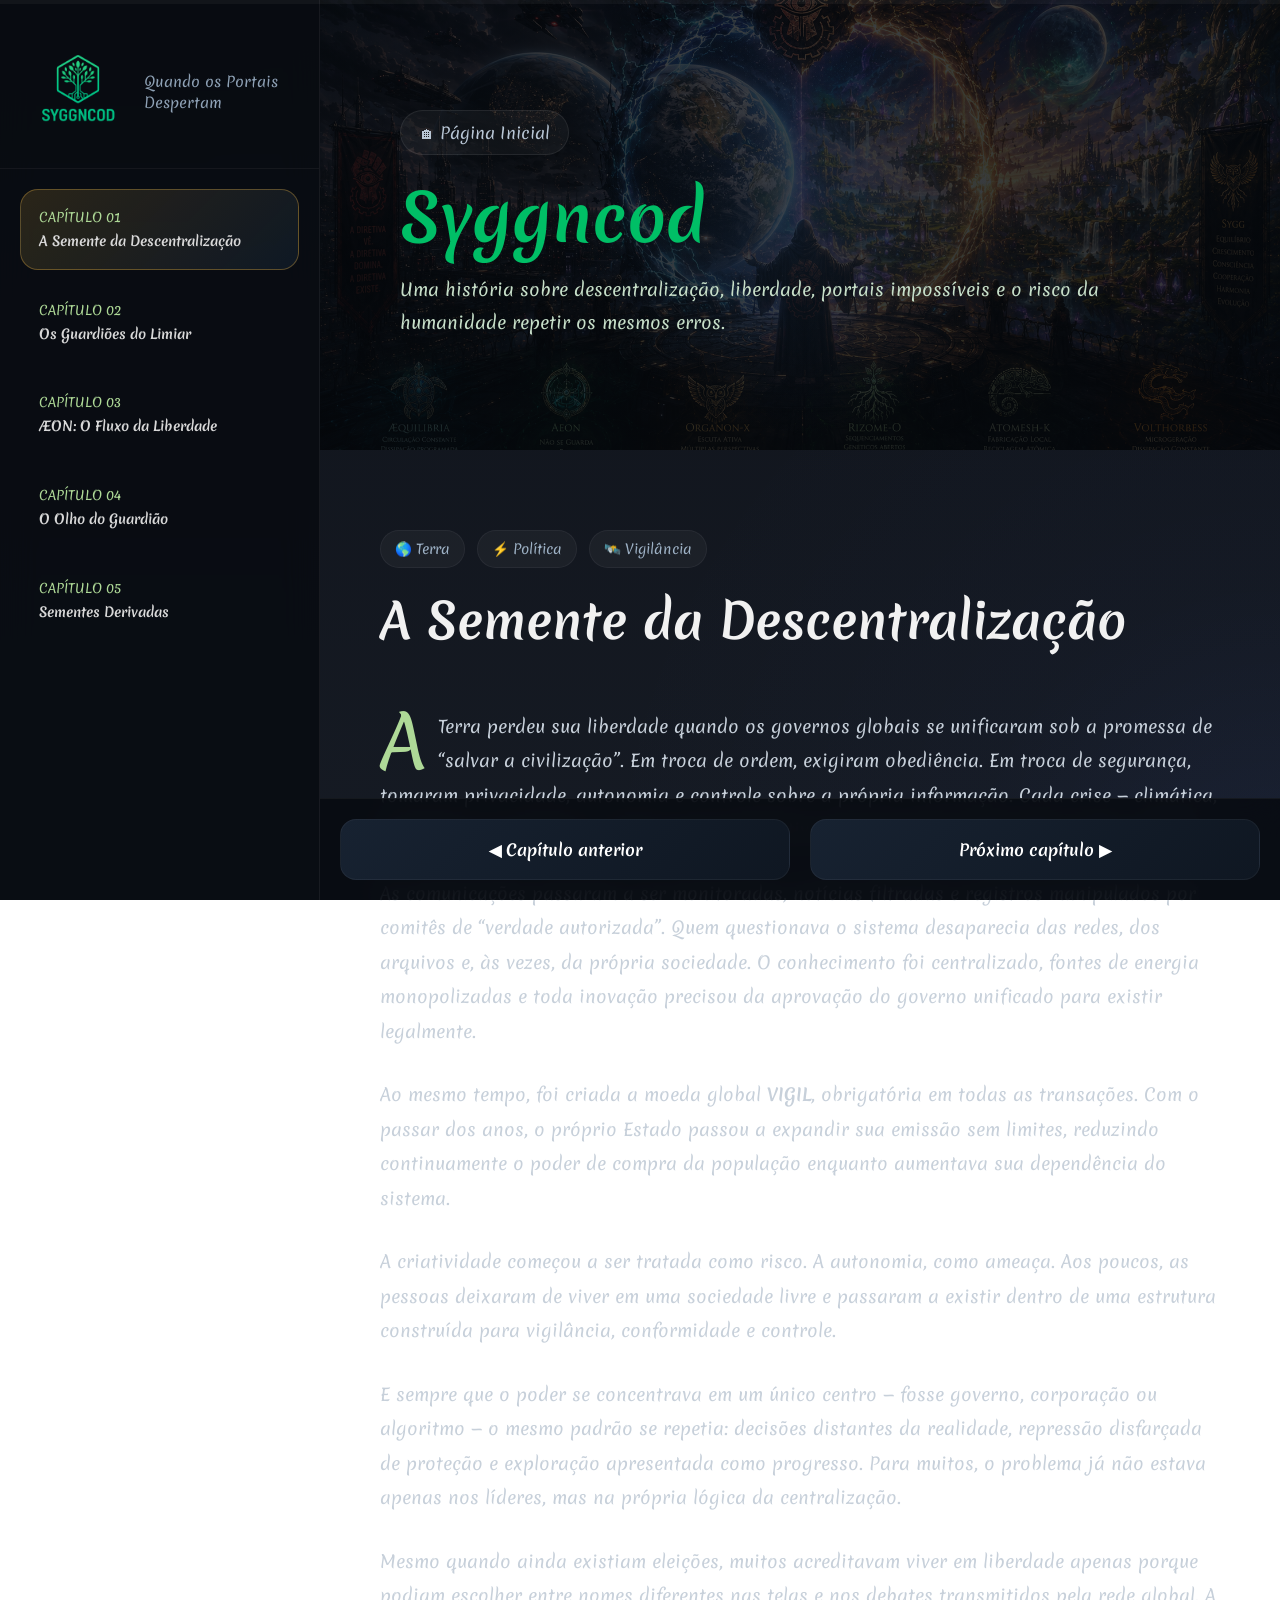
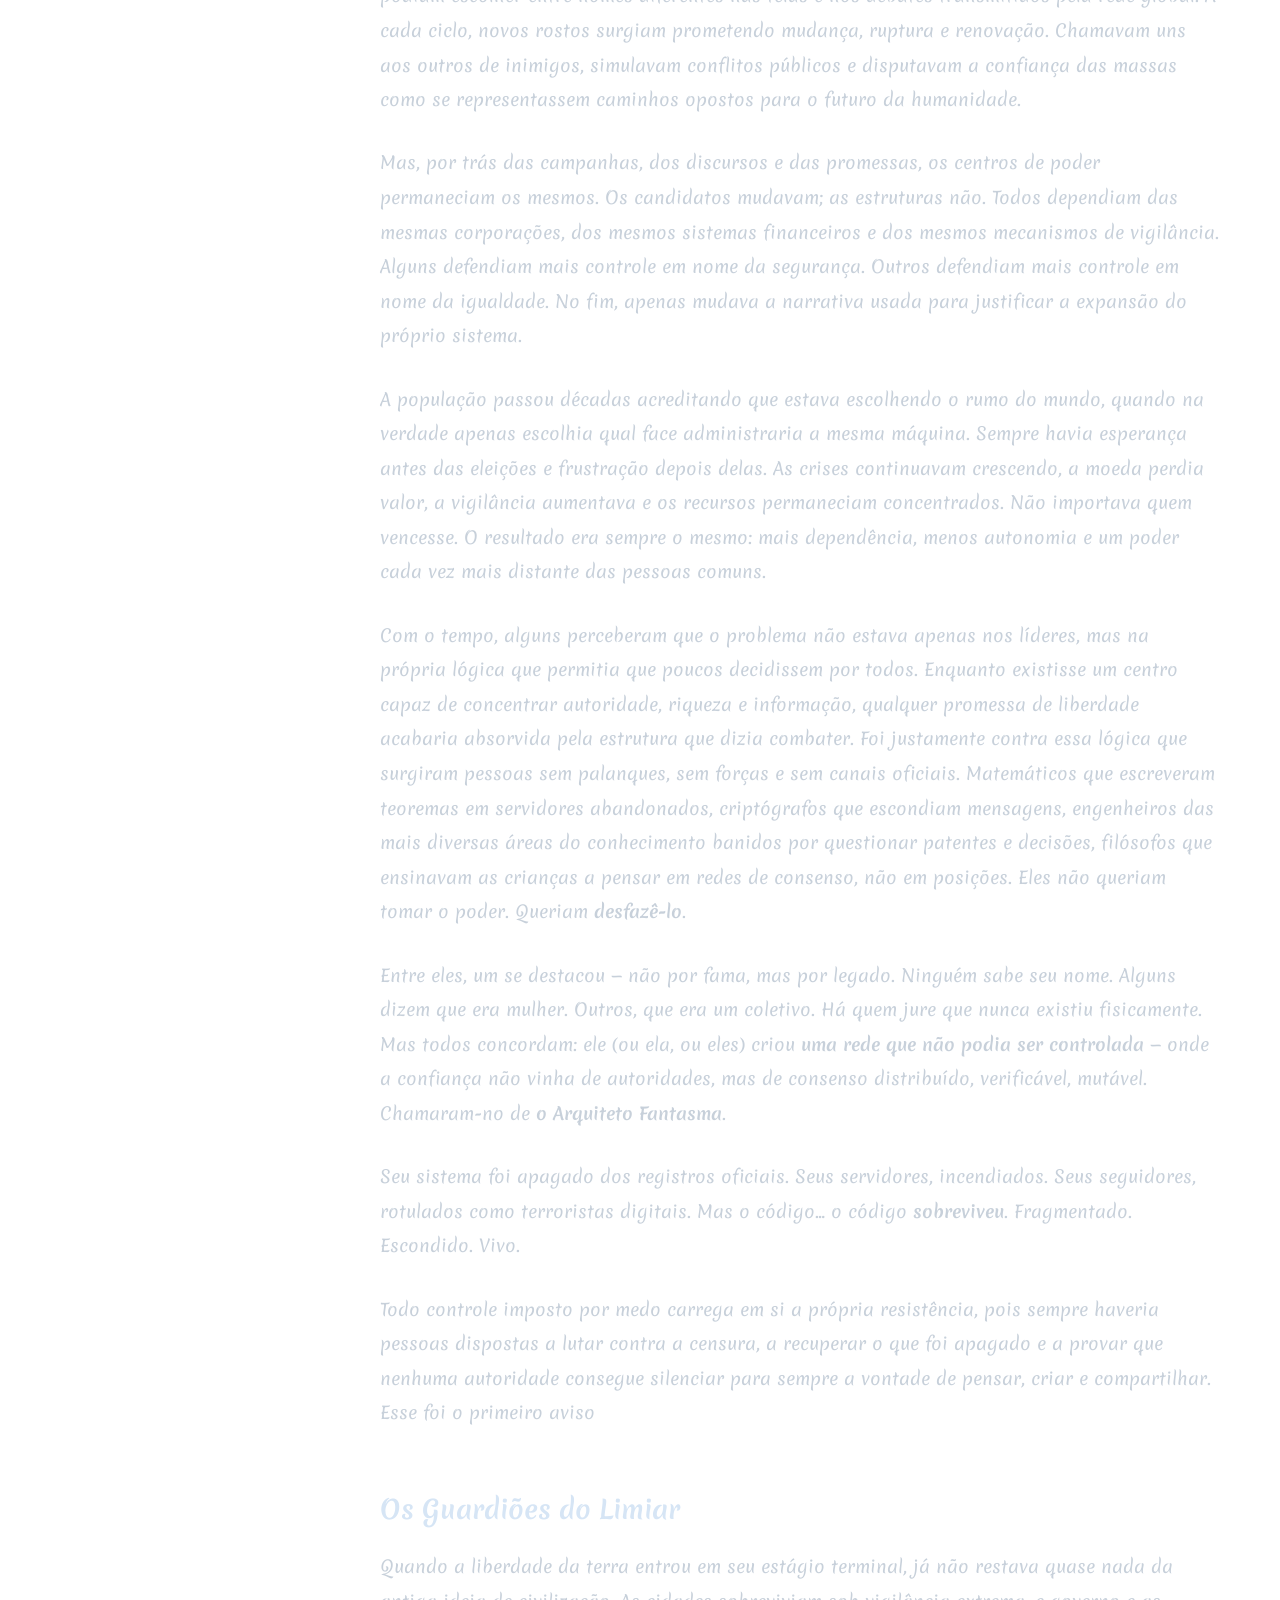
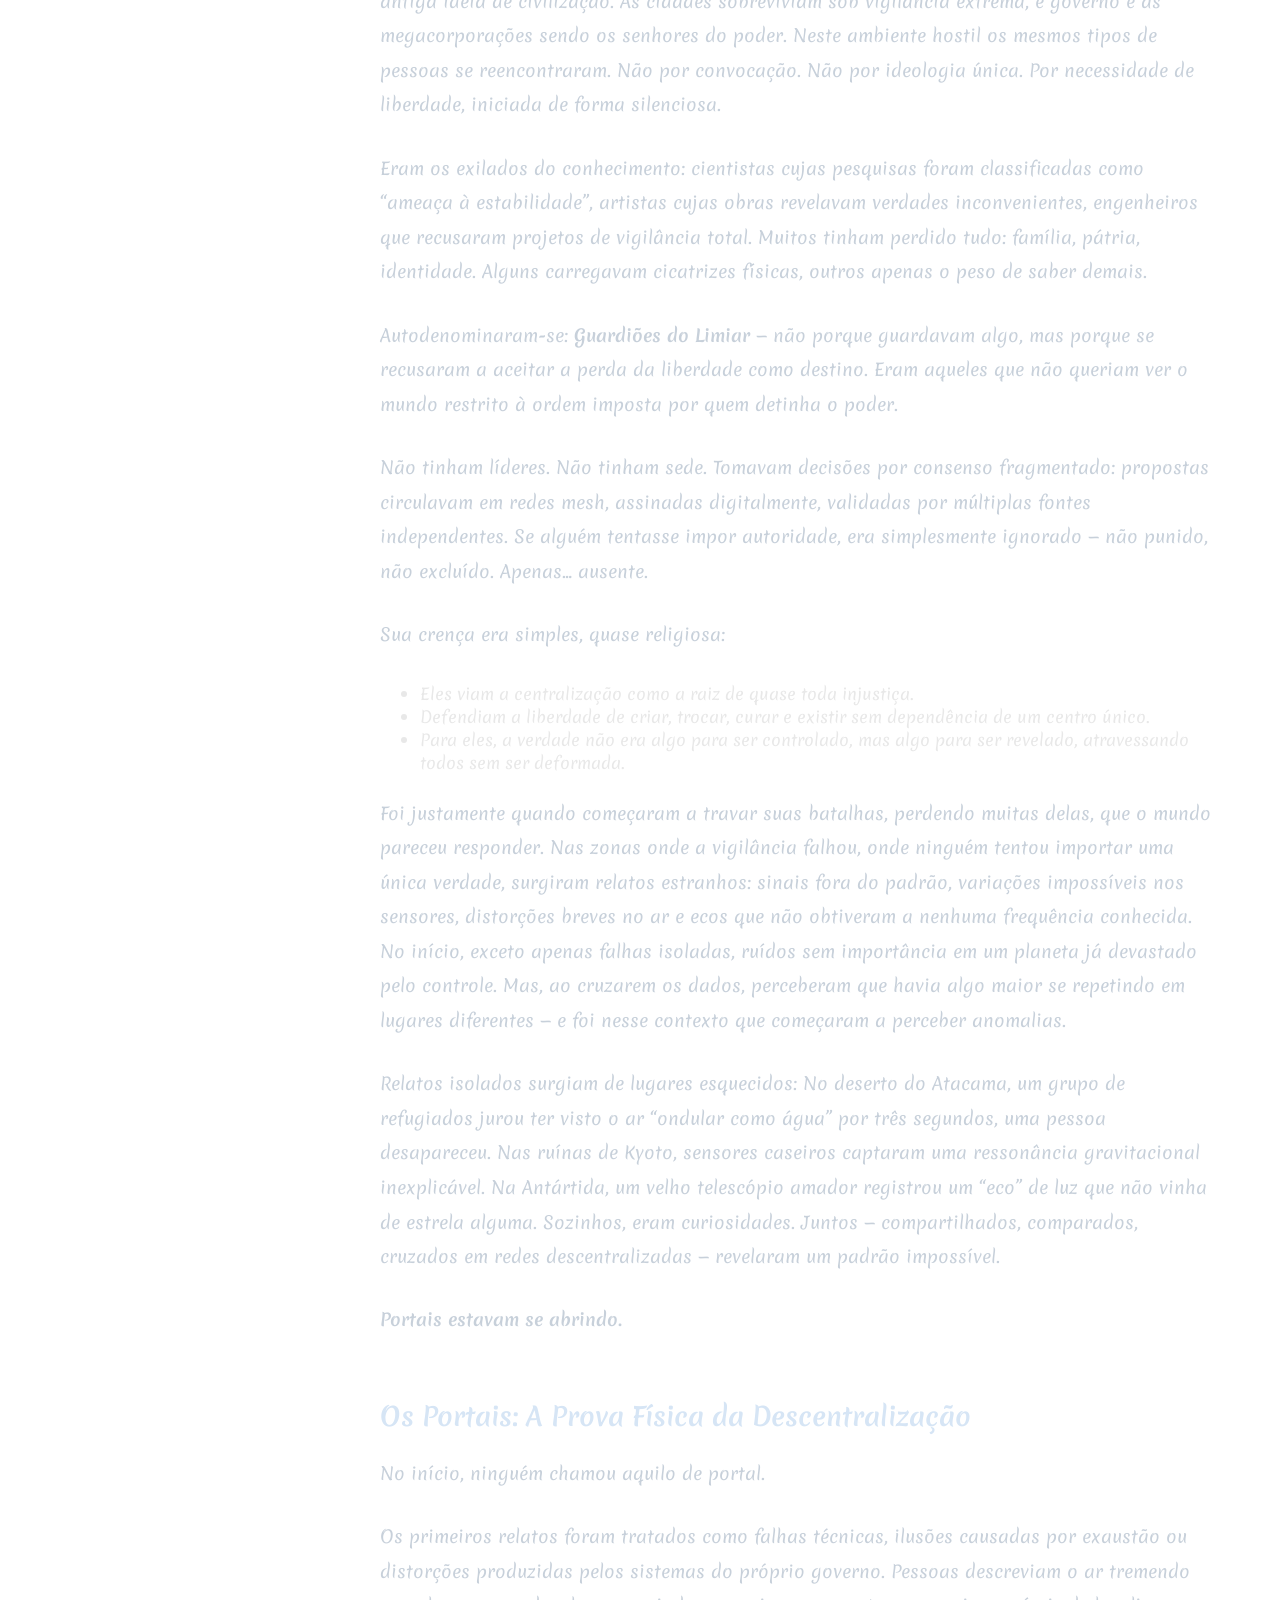
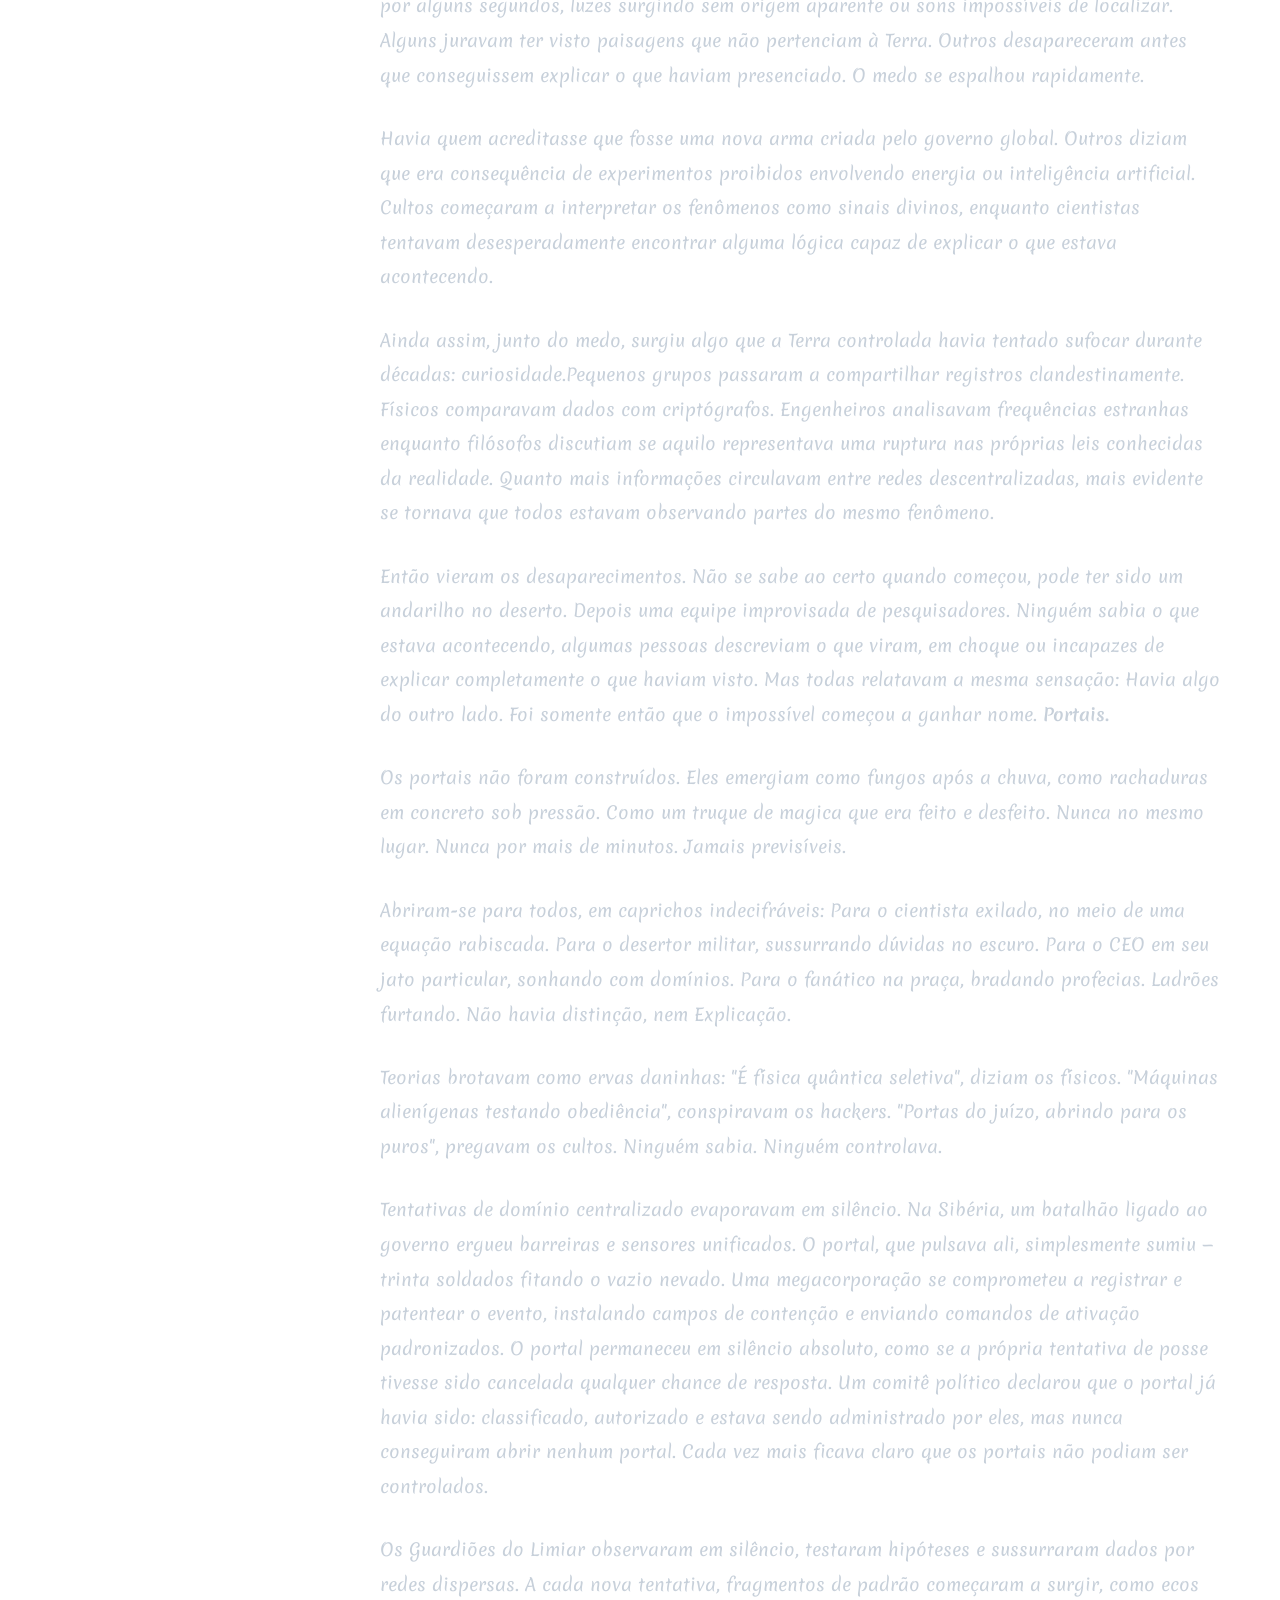
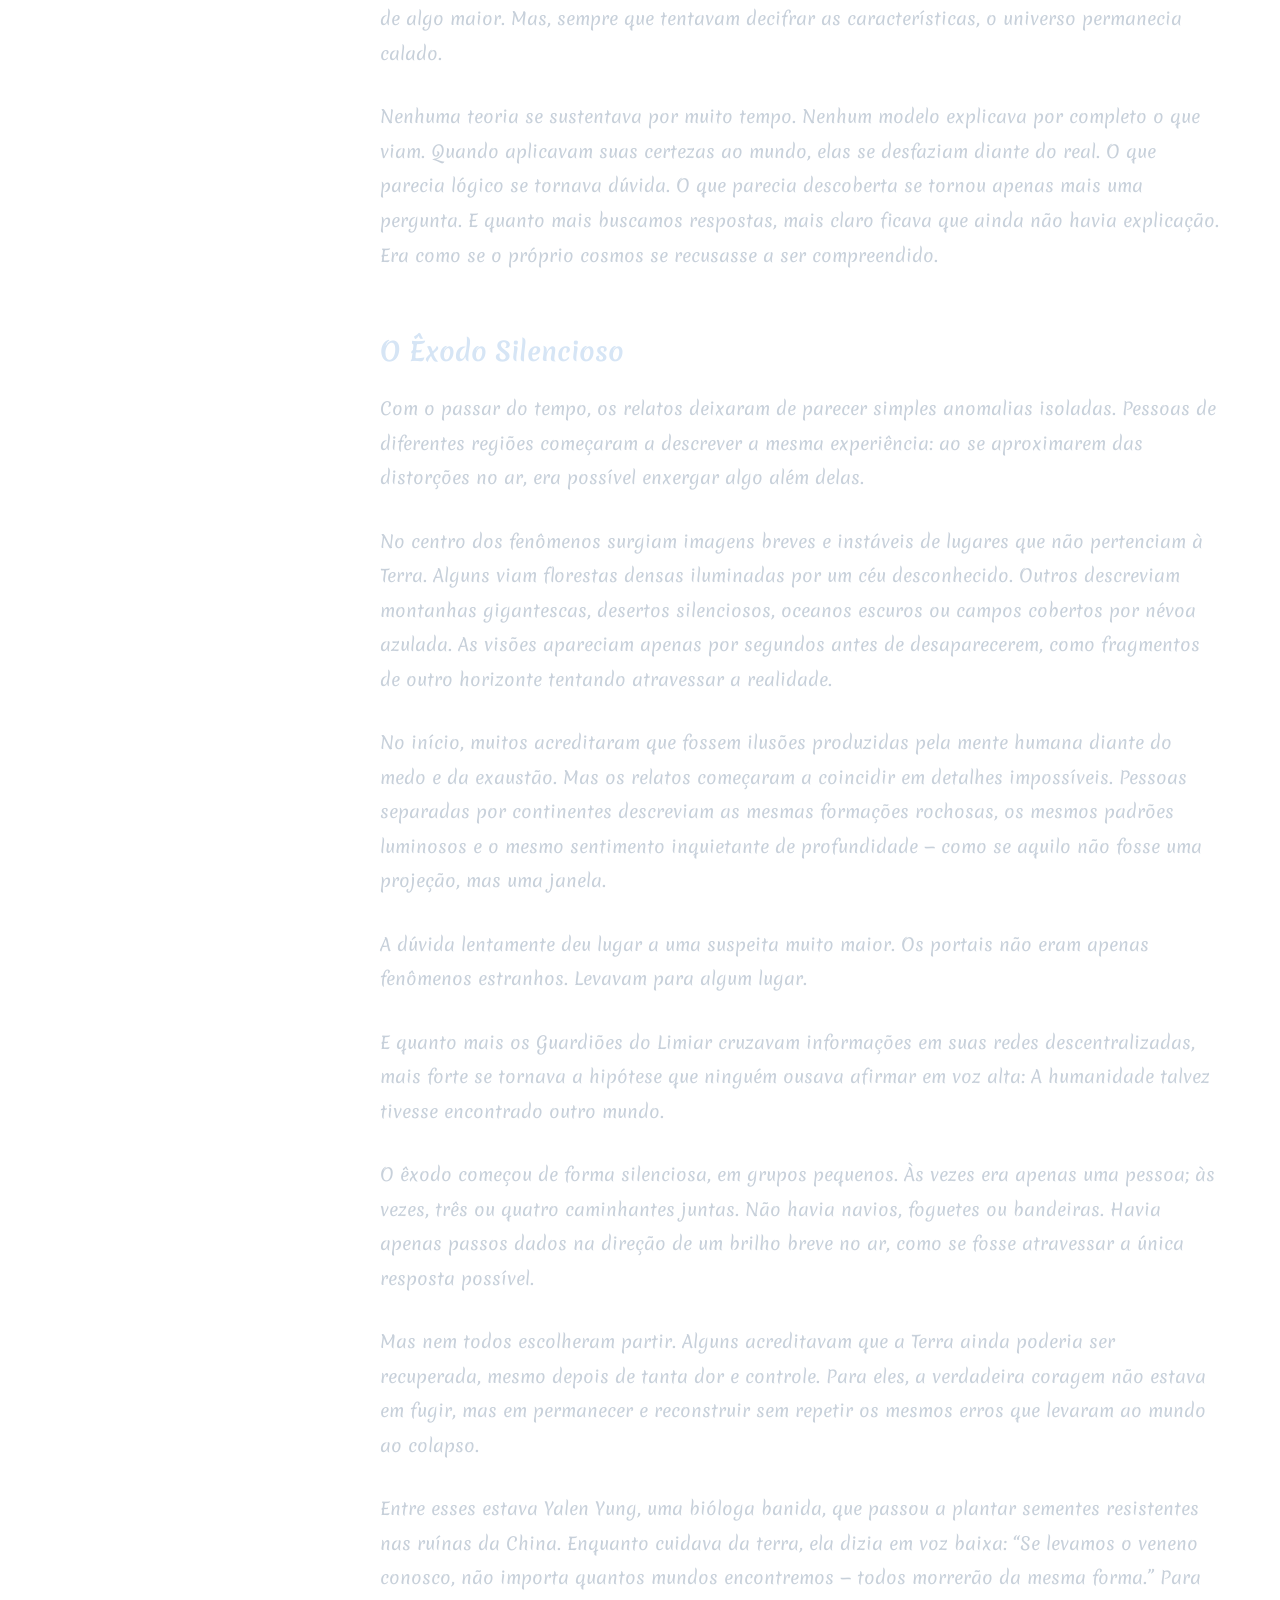
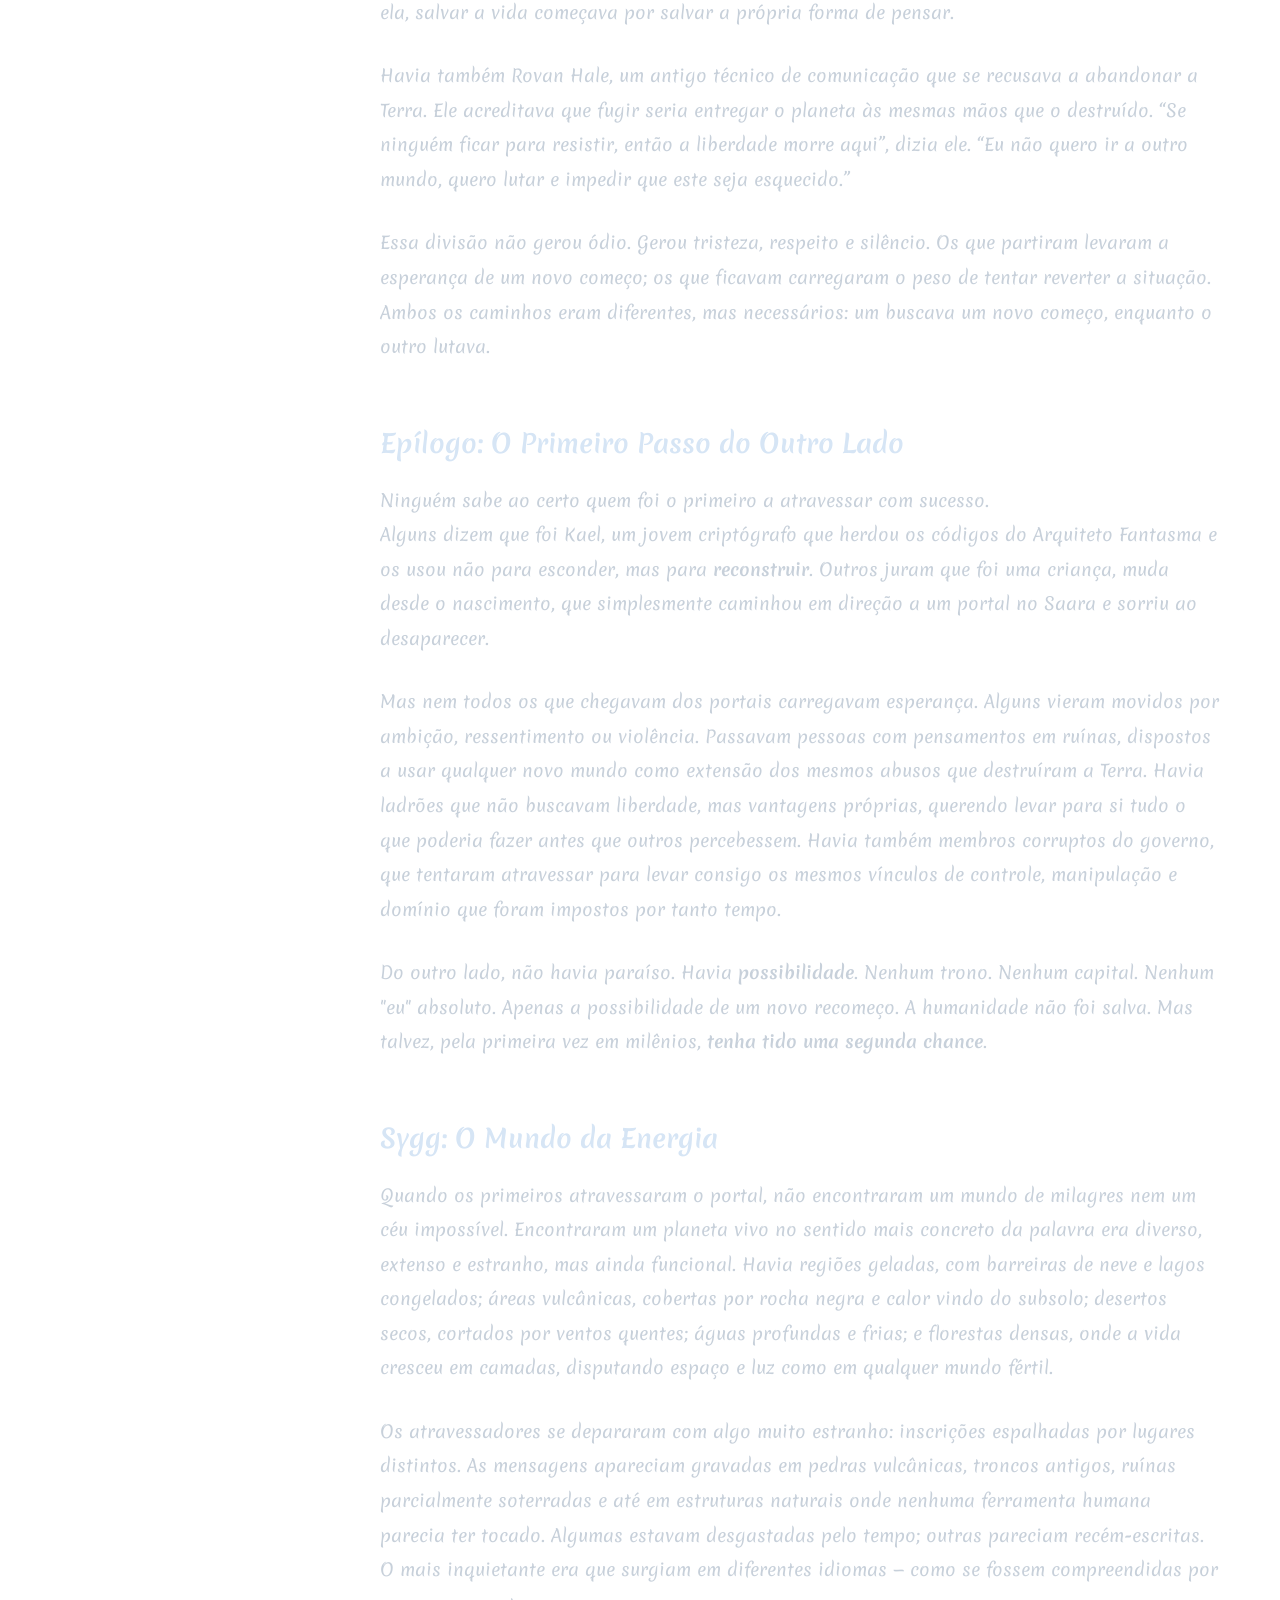
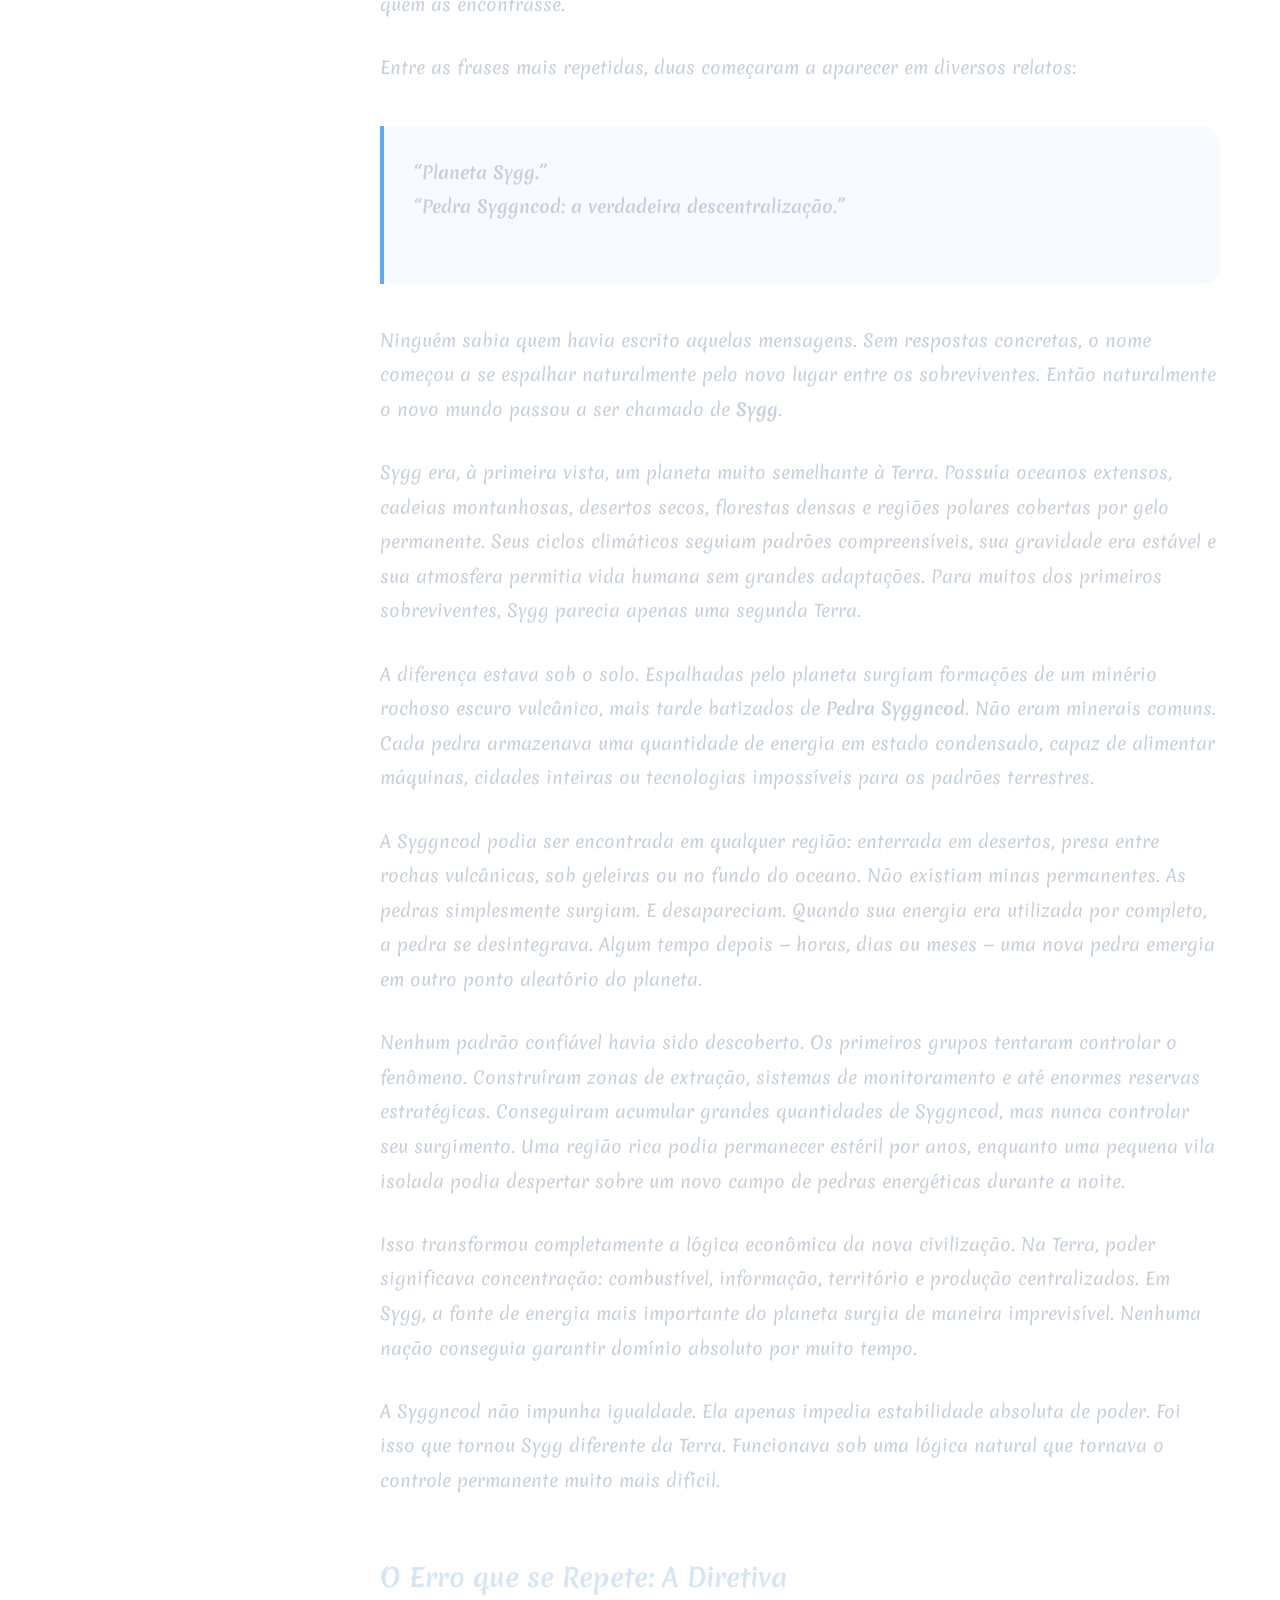
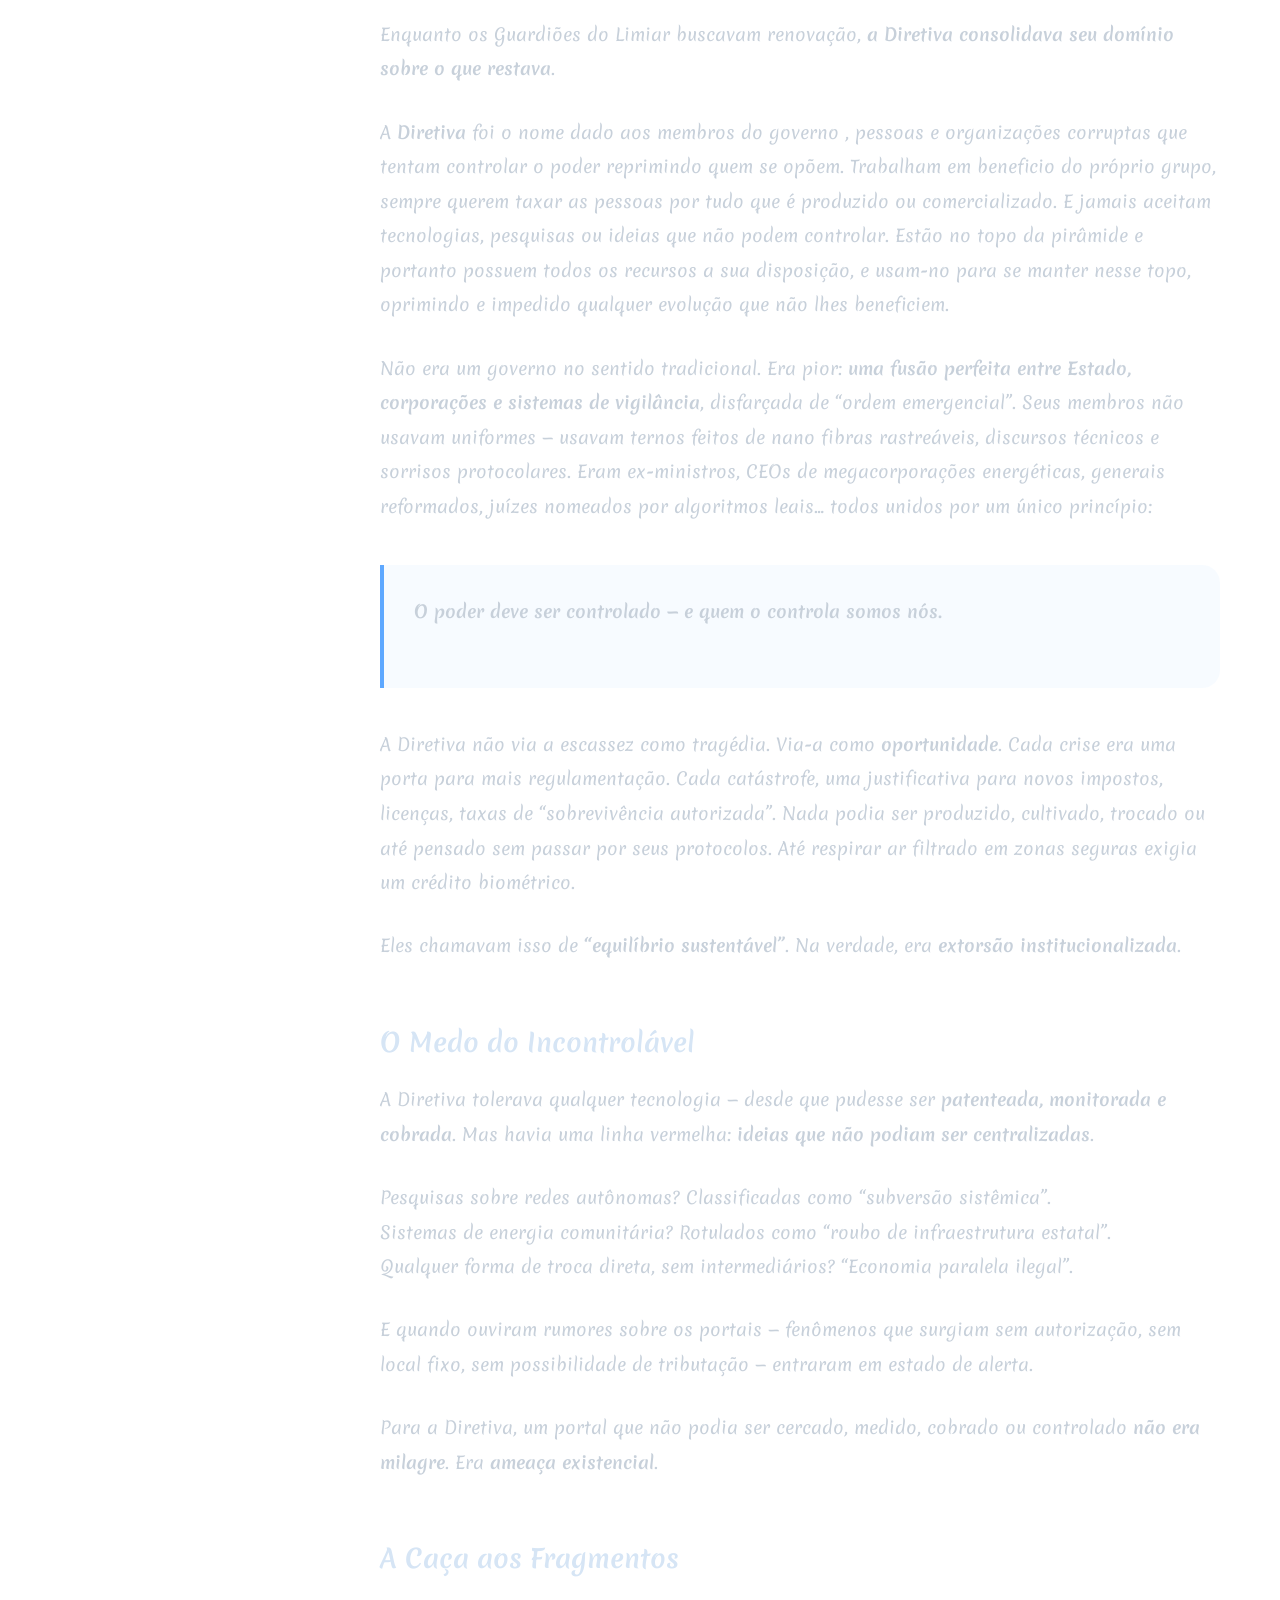
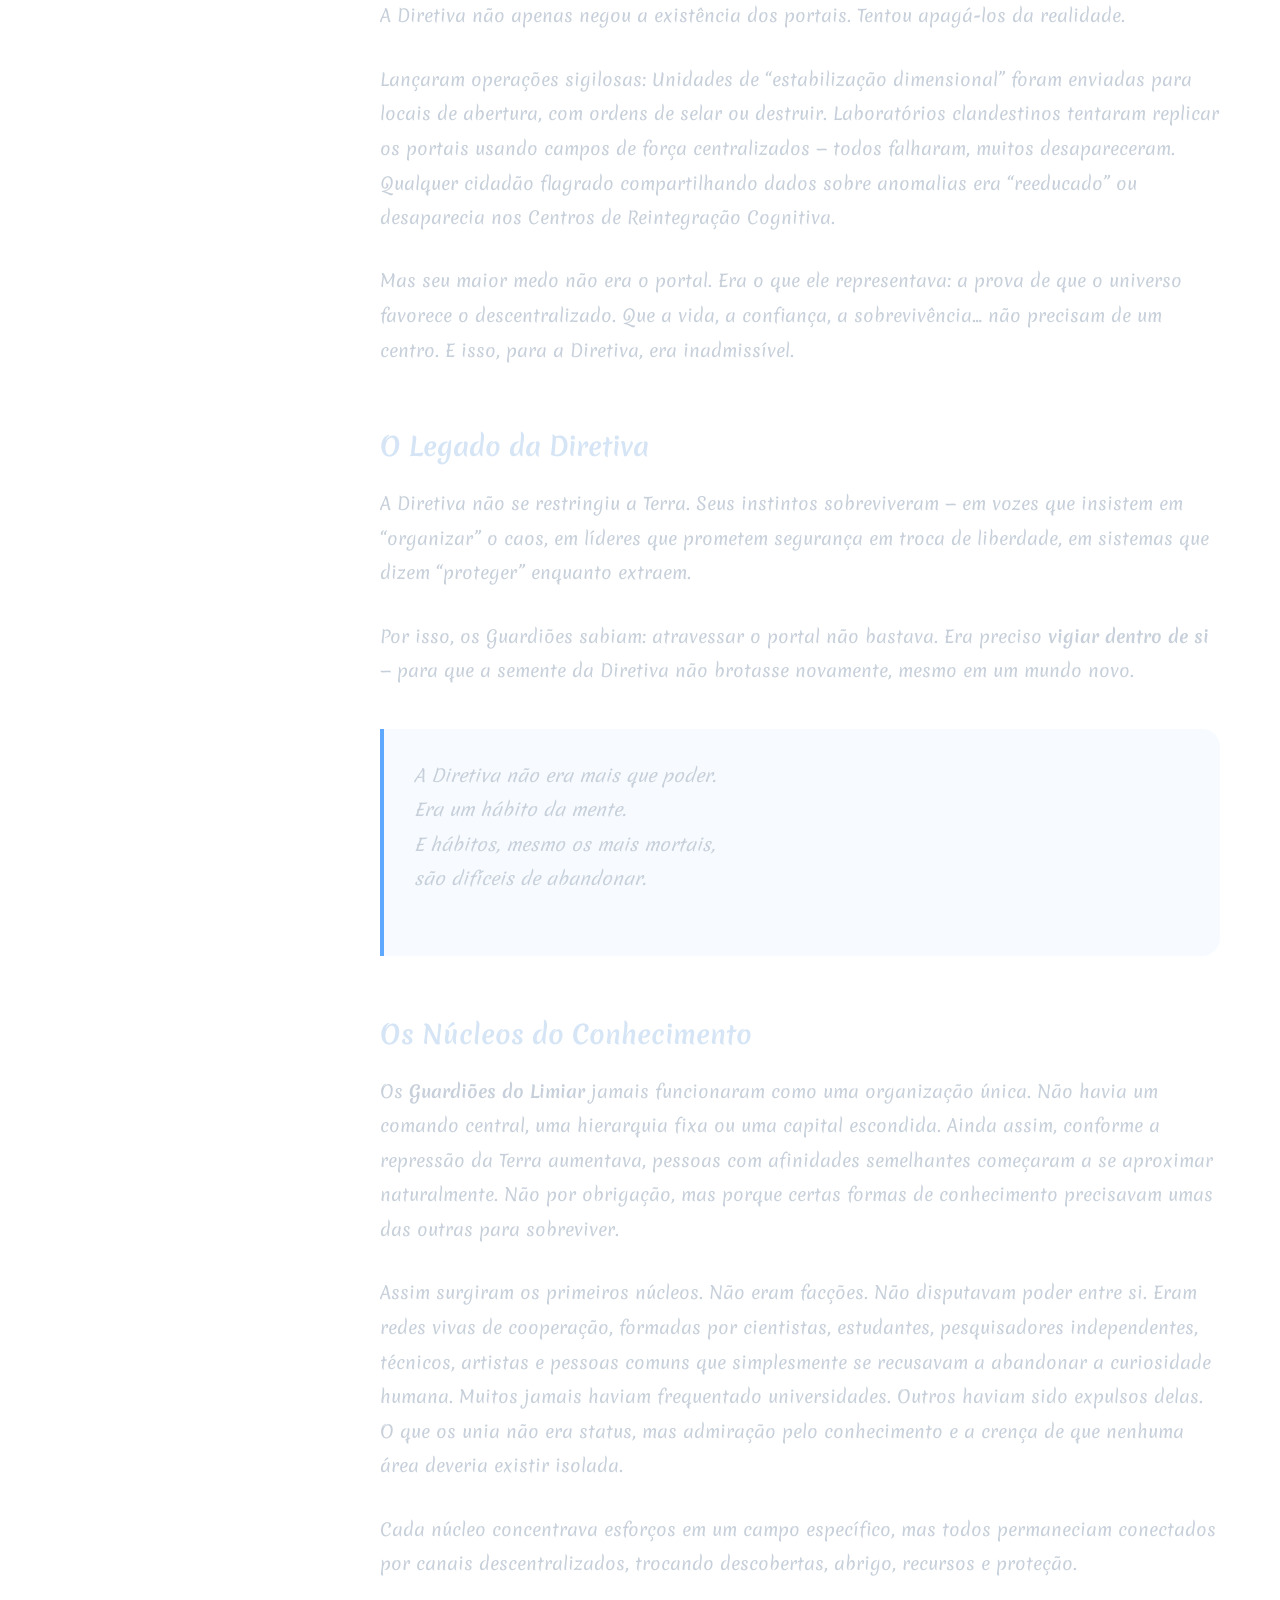
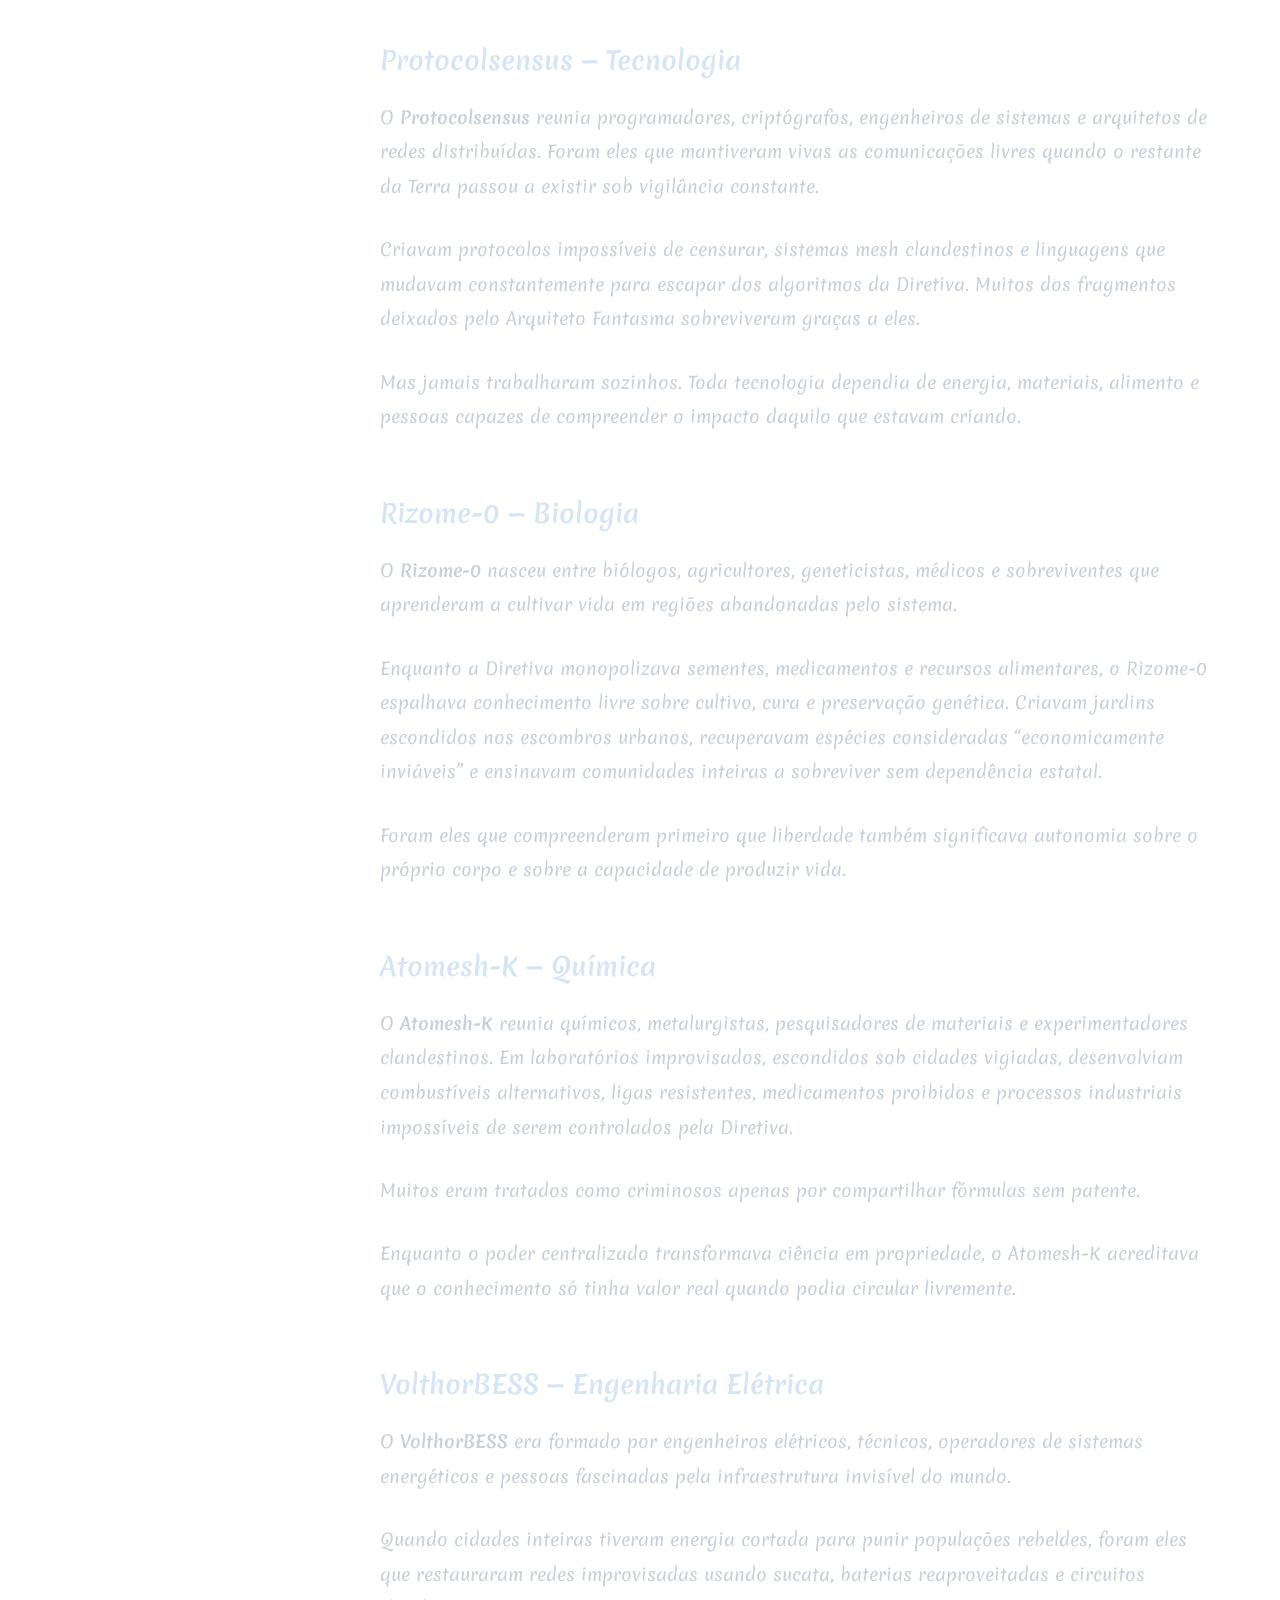
<file: leitura.html>
<!doctype html>
<html lang="pt-BR">

<head>
    <meta charset="UTF-8" />
    <meta name="viewport" content="width=device-width, initial-scale=1.0" />

    <title>Syggncod — História Principal</title>

    <link rel="stylesheet" href="css/style_leitura.css" />
</head>

<body>

    <!-- PROGRESS -->

    <div class="reading-progress">
        <div class="reading-progress__bar"></div>
    </div>

    <!-- MOBILE -->

    <button class="mobile-toggle" id="mobileToggle">
        ☰
    </button>

    <div class="layout">
        <!-- SIDEBAR -->
        <aside class="sidebar" id="sidebar">
            <div class="sidebar__top">
                <div class="logo">
                    <div class="logo__icon"><img src="imagens/syggncod_sem_fundo.png"/></div>
                    <div>
                        <div class="logo__title">
                        </div>
                        <div class="logo__subtitle">
                            Quando os Portais Despertam
                        </div>
                    </div>
                </div>
            </div>

            <!-- CAPÍTULOS -->
            <div class="sidebar__chapters">
                <button class="chapter-btn active" data-file="capitulo_01.html">
                    <span class="chapter-btn__number">
                        CAPÍTULO 01
                    </span>
                    <div class="chapter-btn__title">
                        A Semente da Descentralização
                    </div>
                </button>

                <button class="chapter-btn" data-file="capitulo_02.html">
                    <span class="chapter-btn__number">
                        CAPÍTULO 02
                    </span>
                    <div class="chapter-btn__title">
                        Os Guardiões do Limiar
                    </div>
                </button>

                <button class="chapter-btn" data-file="capitulo_02.html">
                    <span class="chapter-btn__number">
                        CAPÍTULO 03
                    </span>
                    <div class="chapter-btn__title">
                        ÆON: O Fluxo da Liberdade
                    </div>
                </button>

                <button class="chapter-btn" data-file="capitulo_02.html">
                    <span class="chapter-btn__number">
                        CAPÍTULO 04
                    </span>
                    <div class="chapter-btn__title">
                        O Olho do Guardião
                    </div>
                </button>

                <button class="chapter-btn" data-file="capitulo_02.html">
                    <span class="chapter-btn__number">
                        CAPÍTULO 05
                    </span>
                    <div class="chapter-btn__title">
                        Sementes Derivadas
                    </div>
                </button>

            </div>

        </aside>

        <main class="content">
            <!-- HEADER -->
            <section class="hero">
                <div class="hero__inner">
                    <a href="index.html">
                        <div class="hero__badge">
                            🏠︎ Página Inicial
                        </div>
                    </a>
                    <h1>Syggncod</h1>
                    <p>
                        Uma história sobre descentralização,
                        liberdade, portais impossíveis e o risco
                        da humanidade repetir os mesmos erros.
                    </p>
                </div>
            </section>

            <!-- CAPÍTULO DINÂMICO -->
            <section class="chapter active" id="chapterContent"></section>
            </section>

            <!-- NAVEGAÇÃO -->
            <div class="navigation">
                <button id="prev">
                    ◀ Capítulo anterior
                </button>
                <button id="next">
                    Próximo capítulo ▶
                </button>
            </div>

        </main>
    </div>

    <script src="js/script_leitura.js"></script>

</body>

</html>
</file>
<file: css/style_leitura.css>
/* Fonte normal */
 @font-face {
     font-family: 'Merienda';
     src: url('../fonts/Merienda-Regular.ttf') format('truetype');
     font-weight: 400;
     font-style: normal;
}
/* Fonte bold */
 @font-face {
     font-family: 'Merienda';
     src: url('../fonts/Merienda-Bold.ttf') format('truetype');
     font-weight: 700;
     font-style: normal;
}
 :root{
     --bg: #0b0e13;
     --card: #151a22;
     --border: rgba(255,255,255,0.08);
     --text: #d7dce2;
     --title: #ffffff;
     --accent: #aed997;
}
*{
     margin: 0;
     padding: 0;
     box-sizing: border-box;
     font-family: 'Merienda', sans-serif;
}
 html{
     scroll-behavior:smooth;
}
 body{
    background:
        radial-gradient(
            circle at top,
            rgba(200,155,60,0.08) 0%,
            rgba(200,155,60,0.02) 18%,
            transparent 40%
        ),

        radial-gradient(
            circle at bottom right,
            rgba(80,120,255,0.08) 0%,
            rgba(80,120,255,0.02) 20%,
            transparent 45%
        ),

        linear-gradient(
            180deg,
            #0b0d12 0%,
            #11151d 35%,
            #161b24 100%
        );

    background-attachment: fixed;
    color:#e8e8e8;
     overflow-x:hidden;
}
section ul li{
    margin-left: 40px;
}
/* ========================================================= SCROLLBAR ========================================================= */
 ::-webkit-scrollbar{
     width:10px;
}
 ::-webkit-scrollbar-track{
     background:#0b1018;
}
 ::-webkit-scrollbar-thumb{
     background:#1d2b3a;
     border-radius:999px;
}
/* ========================================================= PROGRESS BAR ========================================================= */
 .reading-progress{
     position:fixed;
     top:0;
     left:0;
     width:100%;
     height:4px;
     background:rgba(255,255,255,0.04);
     z-index:9999;
}
 .reading-progress__bar{
     width:0%;
     height:100%;
     background:linear-gradient(90deg,#aed997,#5ea8ff);
     transition:width .1s linear;
}
/* ========================================================= LAYOUT ========================================================= */
 .layout{
     display:flex;
     min-height:100vh;
}
/* ========================================================= SIDEBAR ========================================================= */
 .sidebar{
     width:320px;
     background:rgba(8,12,18,0.88);
     border-right:1px solid rgba(255,255,255,0.06);
     position:fixed;
     top:0;
     left:0;
     bottom:0;
     overflow-y:auto;
     z-index:100;
     backdrop-filter:blur(18px);
}
 .sidebar__top{
     padding:40px 28px 28px;
     border-bottom:1px solid rgba(255,255,255,0.05);
}
 .logo{
     display:flex;
     gap:16px;
     align-items:center;
}
 .logo__icon{
     width:100px;
     height:100px;
     border-radius:18px;
     display:flex;
     align-items:center;
     justify-content:center;
     font-size:1.8rem;
}
 .logo__icon img{
     width:100px;
     height:100px;
}
 .logo__title{
     font-size:1.5rem;
     font-weight:700;
}
 .logo__subtitle{
     margin-top:4px;
     color:#8ea1b5;
     font-size:.9rem;
}
 .sidebar__chapters{
     padding:20px;
}
 .chapter-btn{
     width:100%;
     border:none;
     cursor:pointer;
     background:transparent;
     color:#d8d8d8;
     text-align:left;
     padding:18px;
     border-radius:18px;
     margin-bottom:12px;
     transition:.25s ease;
     border:1px solid transparent;
}
 .chapter-btn:hover{
     background:rgba(255,255,255,0.04);
}
 .chapter-btn.active{
     background:linear-gradient( 135deg, rgba(200,155,60,0.18), rgba(94,168,255,0.08) );
     border:1px solid rgba(200,155,60,0.4);
}
 .chapter-btn__number{
     color:#aed997;
     font-size:.8rem;
     margin-bottom:6px;
     display:block;
}
 .chapter-btn__title{
     font-weight:600;
     line-height:1.4;
}
/* ========================================================= CONTENT ========================================================= */
 .content{
     margin-left:320px;
     width:100%;
}
/* ========================================================= HERO ========================================================= */
 .hero{
     min-height:50vh;
     display:flex;
     align-items:center;
     padding:80px;
     position:relative;
     color: #00bf66;
     background:
        linear-gradient(
            rgba(5,8,12,0.78),
            rgba(5,8,12,0.82)
        ),
        url("./../imagens/capa_leitura.png");

     background-size:cover;
     background-position:center;
     background-repeat:no-repeat;
}
 .hero::before{
     content:"";
     position:absolute;
     inset:0;
     background: radial-gradient(circle at center, rgba(94,168,255,0.08), transparent 40%);
     pointer-events:none;
}
 .hero__inner{
     max-width:900px;
     position:relative;
     z-index:2;
}
 .hero__badge{
     display:inline-flex;
     gap:10px;
     align-items:center;
     padding:10px 18px;
     border-radius:999px;
     background:rgba(255,255,255,0.04);
     border:1px solid rgba(255,255,255,0.08);
     margin-bottom:28px;
     color:#b8c6d5;
}
 .hero h1{
     font-size:4rem;
     line-height:1.1;
     margin-bottom:20px;
}
 .hero p{
     max-width:760px;
     line-height:1.9;
     color:#c7dfc9;
     font-size:1.08rem;
}
/* ========================================================= CHAPTER ========================================================= */
 .chapter{
     display:none;
     max-width:980px;
     margin:auto;
     padding: 80px 60px 120px;
     animation:fade .45s ease;
}
 .chapter.active{
     display:block;
}
 @keyframes fade{
     from{
         opacity:0;
         transform:translateY(20px);
    }
     to{
         opacity:1;
         transform:translateY(0);
    }
}
 .chapter__meta{
     display:flex;
     gap:12px;
     flex-wrap:wrap;
     margin-bottom:24px;
}
 .chip{
     padding:8px 14px;
     border-radius:999px;
     background:rgba(255,255,255,0.04);
     border:1px solid rgba(255,255,255,0.05);
     color:#9eb2c6;
     font-size:.85rem;
}
 .chapter h2{
     font-size:3rem;
     line-height:1.2;
     margin-bottom:40px;
     color:#f1f1f1;
}
 .chapter h3{
     font-size:1.6rem;
     margin-top:60px;
     margin-bottom:22px;
     color:#d6e5f5;
}
 .chapter p{
     line-height:2;
     color:#c7d0da;
     font-size:1.08rem;
     margin-bottom:1.8rem;
}

.chapter > p:first-of-type::first-letter{
     float:left;
     font-size:4.5rem;
     line-height:.9;
     margin-right:12px;
     color:#aed997;
}
/* ========================================================= BLOCKQUOTE ========================================================= */
 blockquote{
     margin:40px 0;
     padding:30px;
     border-left:4px solid #5ea8ff;
     background:rgba(94,168,255,0.05);
     border-radius:0 18px 18px 0;
}
 blockquote p{
     margin:0;
     color:#d7e8ff;
}
/* ========================================================= ARCHIVE BLOCK ========================================================= */
 .archive-log{
     margin:50px 0;
     background:rgba(255,255,255,0.03);
     border:1px solid rgba(94,168,255,0.15);
     border-left:4px solid #5ea8ff;
     padding:26px;
     border-radius:18px;
}
 .archive-log span{
     display:block;
     margin-bottom:14px;
     color:#5ea8ff;
     letter-spacing:2px;
     font-size:.82rem;
}
 .archive-log p{
     margin:0;
     color:#dce9f5;
}
/* ========================================================= LORE TERMS ========================================================= */
 .lore{
     color:#5ea8ff;
     border-bottom:1px dashed #5ea8ff;
     cursor:help;
}
/* ========================================================= NAVIGATION ========================================================= */
 .navigation{
     position:sticky;
     bottom:0;
     display:flex;
     gap:20px;
     padding:20px;
     background:rgba(7,11,17,0.88);
     backdrop-filter:blur(14px);
     border-top:1px solid rgba(255,255,255,0.05);
     z-index:50;
}
 .navigation button{
     flex:1;
     border:none;
     padding:18px;
     border-radius:16px;
     cursor:pointer;
     font-size:1rem;
     font-weight:600;
     color:white;
     transition:.25s ease;
     background:linear-gradient( 135deg, #172231, #0f1722 );
     border:1px solid rgba(255,255,255,0.05);
}
 .navigation button:hover{
     transform:translateY(-2px);
     border-color:rgba(200,155,60,0.4);
}
/* ========================================================= MOBILE ========================================================= */
 .mobile-toggle{
     display:none;
}
 @media(max-width:980px){
     .sidebar{
         transform:translateX(-100%);
         transition:.3s ease;
    }
     .sidebar.open{
         transform:translateX(0);
    }
     .content{
         margin-left:0;
    }
     .mobile-toggle{
         display:flex;
         position:fixed;
         top:18px;
         left:18px;
         width:50px;
         height:50px;
         border:none;
         border-radius:14px;
         z-index:999;
         background:#101826;
         color:white;
         align-items:center;
         justify-content:center;
         font-size:1.2rem;
    }
     .hero{
         padding:120px 28px 60px;
    }
     .hero h1{
         font-size:2.6rem;
    }
     .chapter{
         padding:60px 24px 100px;
    }
     .chapter h2{
         font-size:2.1rem;
    }
     .navigation{
         flex-direction:column;
    }
}
/*IMAGENS*/
 .cinematic-image{
     position:relative;
     margin: 60px 0;
     border-radius:28px;
     overflow:hidden;
     border:1px solid rgba(255,255,255,0.08);
     box-shadow: 0 20px 60px rgba(0,0,0,0.45);
}
 .cinematic-image img{
     width:100%;
     display:block;
     min-height:320px;
     max-height:620px;
     object-fit:cover;
     transition:transform .6s ease;
}
 .cinematic-image:hover img{
     transform:scale(1.03);
}
 .cinematic-image__overlay{
     position:absolute;
     left:0;
     right:0;
     bottom:0;
     padding:40px;
     background:linear-gradient( to top, rgba(0,0,0,0.88), transparent );
}
 .cinematic-image__overlay span{
     display:block;
     color:#5ea8ff;
     letter-spacing:2px;
     font-size:.78rem;
     margin-bottom:10px;
}
 .cinematic-image__overlay h4{
     font-size:1.5rem;
     color:white;
}
/*IMAGEN STILO 2*/
/* ===================================================== STORY BLOCK ===================================================== */
 .story-block{
     margin:70px 0;
     line-height:2;
     color:#d0d8e2;
}
/* ===================================================== IMAGEM ===================================================== */
 .story-block__image{
     width:340px;
     margin-bottom:18px;
}
 .story-block__image img{
     width:100%;
     display:block;
     border-radius:24px;
     border:1px solid rgba(255,255,255,0.08);
     box-shadow: 0 15px 45px rgba(0,0,0,0.4);
     object-fit:cover;
}
/* ===================================================== TEXTO ===================================================== */
 .story-block__content h3{
     margin-bottom:18px;
     font-size:1.8rem;
     color:#f1f1f1;
}
 .story-block__content p{
     margin-bottom:1.6rem;
}
/* ===================================================== IMAGEM ESQUERDA ===================================================== */
 .story-block.left .story-block__image{
     float:left;
     margin-right:28px;
}
/* ===================================================== IMAGEM DIREITA ===================================================== */
 .story-block.right .story-block__image{
     float:right;
     margin-left:28px;
}
/* ===================================================== LIMPA FLOAT ===================================================== */
 .story-block::after{
     content:"";
     display:block;
     clear:both;
}
/* ===================================================== MOBILE ===================================================== */
 @media(max-width:900px){
     .story-block__image{
         float:none !important;
         width:100%;
         margin: 0 0 24px 0 !important;
    }
}
</file>
